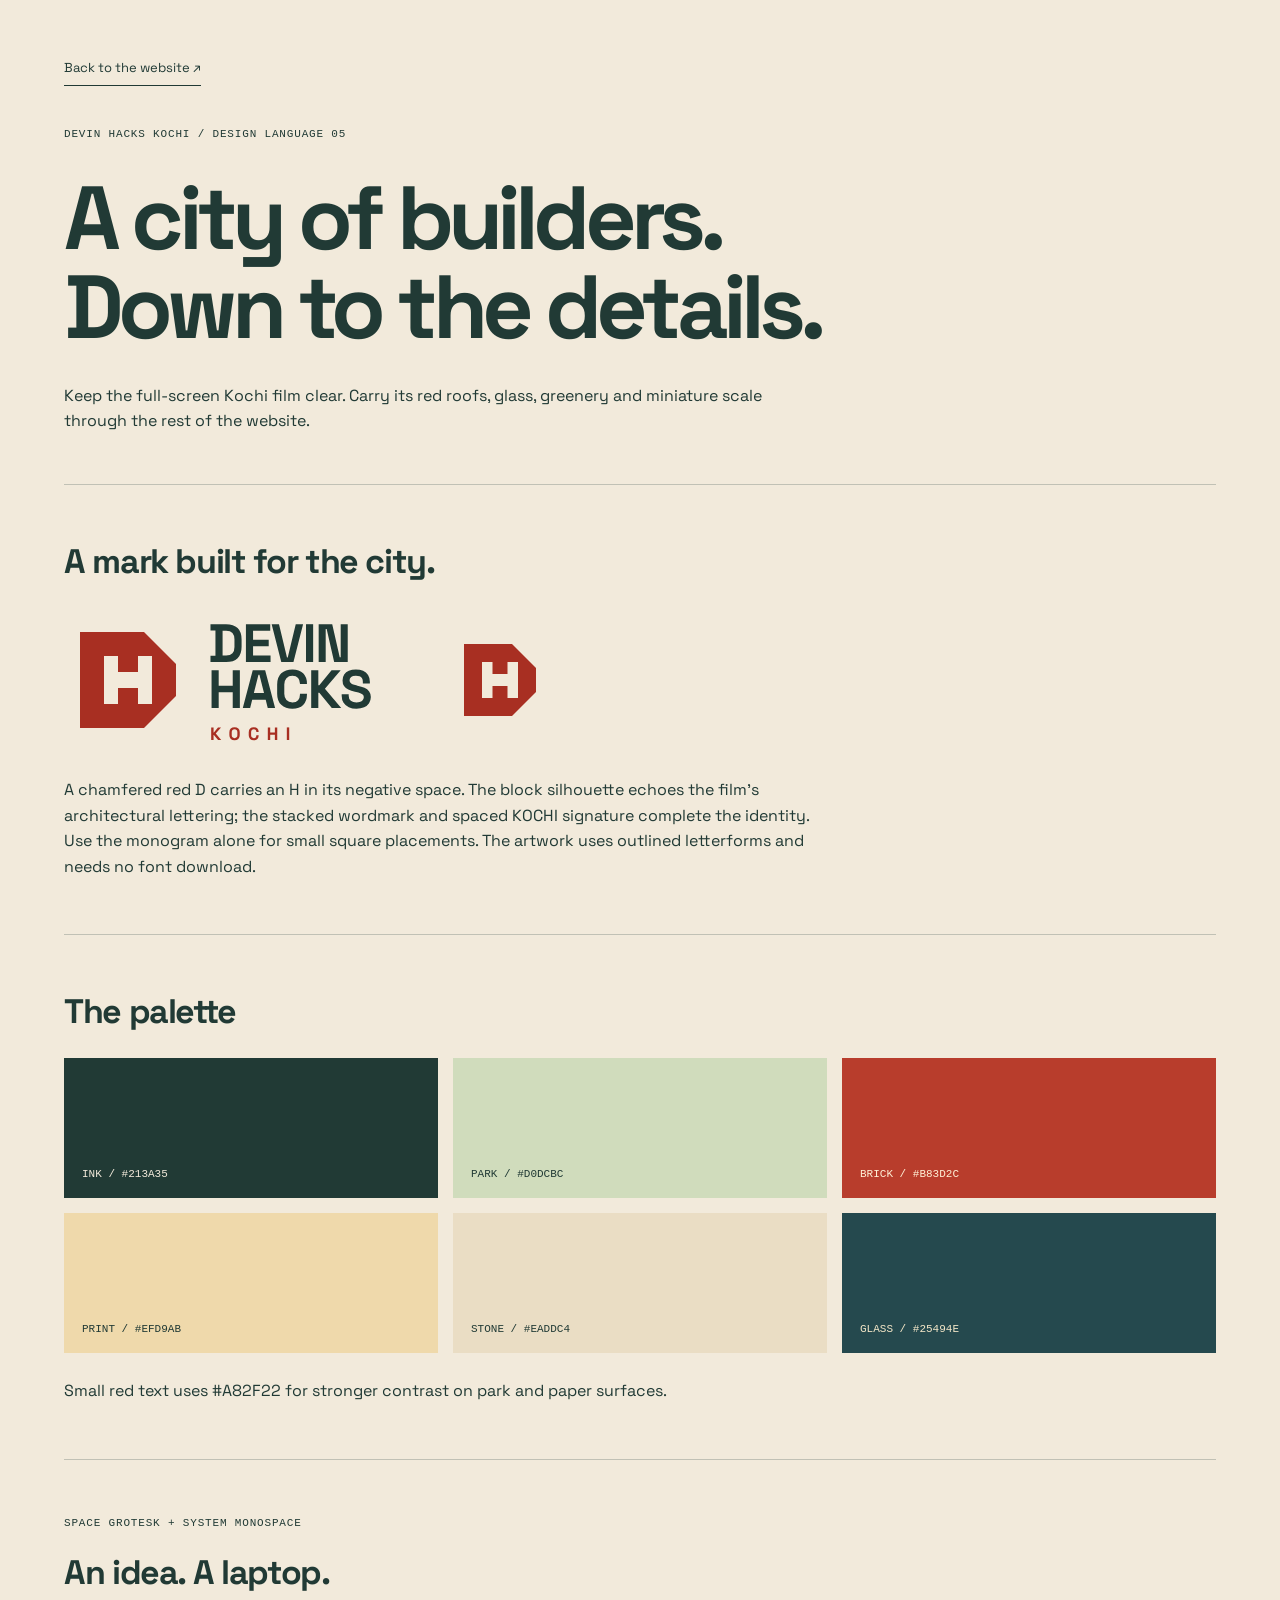
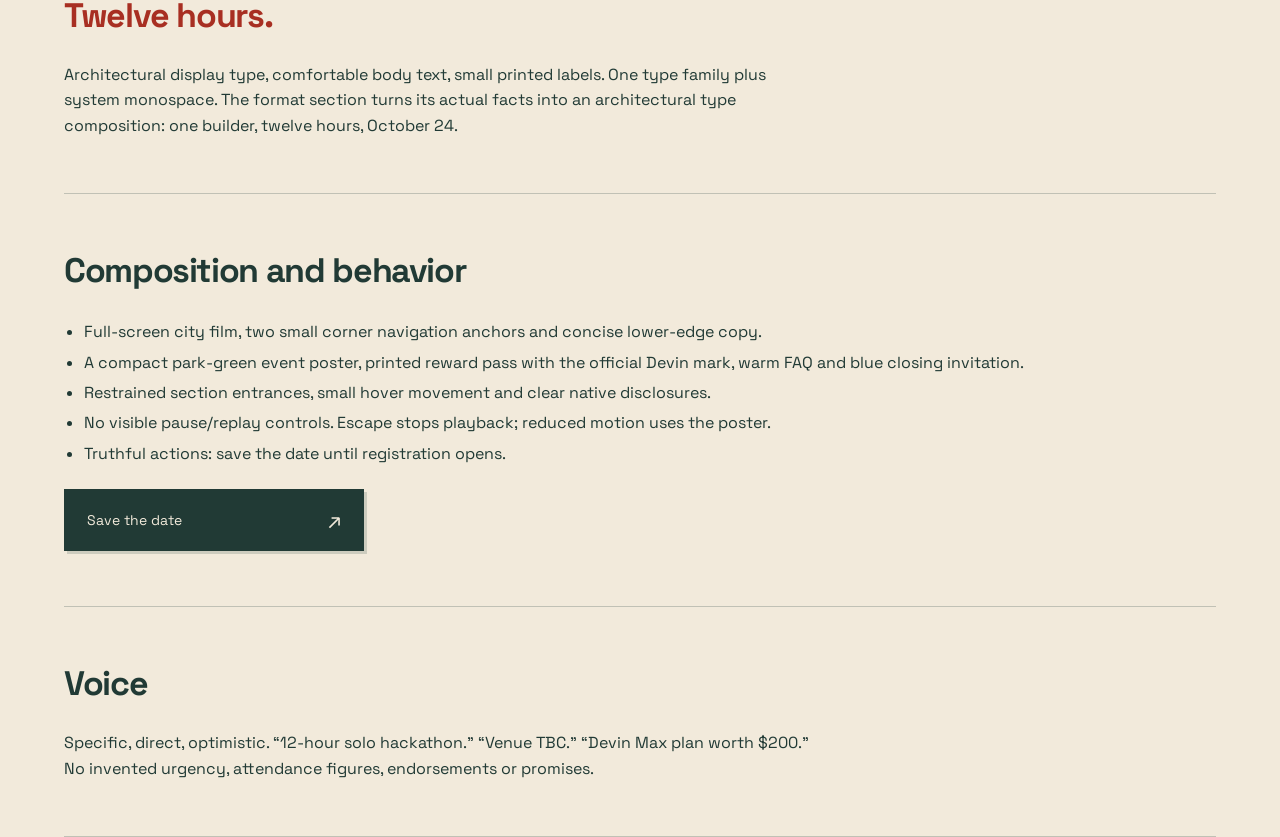
<file: design-guide.html>
<!doctype html><html lang="en"><head><meta charset="utf-8"><meta name="viewport" content="width=device-width,initial-scale=1"><title>Devin Hacks Kochi — Design language</title><link rel="stylesheet" href="styles.css?v=dh3"><style>.guide{max-width:1300px;margin:auto}.guide header{padding:50px 0;border-bottom:1px solid var(--line)}.guide h1{font-size:clamp(48px,7vw,90px);letter-spacing:-.065em;line-height:1;margin:30px 0}.guide h2{font-size:34px;letter-spacing:-.04em;margin-bottom:25px}.guide section{padding:55px 0;border-bottom:1px solid var(--line)}.swatches{display:grid;grid-template-columns:repeat(3,1fr);gap:15px}.swatch{height:140px;padding:18px;display:flex;align-items:flex-end;font:11px var(--mono)}.guide p{max-width:760px;line-height:1.6}.sample{font-size:clamp(35px,5vw,65px);letter-spacing:-.055em}.guide .eyebrow{margin-bottom:18px}.guide .button{max-width:300px}.guide ul{line-height:1.9;padding-left:20px}.guide-art{max-width:740px;background:var(--sage);margin-top:25px}.guide-art img{mix-blend-mode:multiply}@media(max-width:600px){.swatches{grid-template-columns:1fr 1fr}.swatch{height:120px}}</style><link rel="icon" href="assets/favicon.svg?v=dh1" type="image/svg+xml"></head><body><main class="guide shell"><header><a class="inline-link" href="index.html">Back to the website ↗</a><p class="eyebrow" style="margin-top:40px">DEVIN HACKS KOCHI / DESIGN LANGUAGE 05</p><h1>A city of builders.<br>Down to the details.</h1><p>Keep the full-screen Kochi film clear. Carry its red roofs, glass, greenery and miniature scale through the rest of the website.</p></header><section><h2>A mark built for the city.</h2><div style="display:flex;flex-wrap:wrap;gap:40px;align-items:center;margin:25px 0"><img src="assets/devin-hacks-logo.svg" width="348" height="144" alt="Devin Hacks Kochi logo"><img src="assets/devin-hacks-mark.svg" width="96" height="96" alt="DH monogram"></div><p>A chamfered red D carries an H in its negative space. The block silhouette echoes the film’s architectural lettering; the stacked wordmark and spaced KOCHI signature complete the identity. Use the monogram alone for small square placements. The artwork uses outlined letterforms and needs no font download.</p></section><section><h2>The palette</h2><div class="swatches"><div class="swatch" style="background:#213a35;color:#f2eadb">INK / #213A35</div><div class="swatch" style="background:#d0dcbc">PARK / #D0DCBC</div><div class="swatch" style="background:#b83d2c;color:#fff1d7">BRICK / #B83D2C</div><div class="swatch" style="background:#efd9ab">PRINT / #EFD9AB</div><div class="swatch" style="background:#eaddc4">STONE / #EADDC4</div><div class="swatch" style="background:#25494e;color:#f4e7c8">GLASS / #25494E</div></div><p style="margin-top:25px">Small red text uses #A82F22 for stronger contrast on park and paper surfaces.</p></section><section><p class="eyebrow">SPACE GROTESK + SYSTEM MONOSPACE</p><h2 class="sample">An idea. A laptop.<br><span class="accent">Twelve hours.</span></h2><p>Architectural display type, comfortable body text, small printed labels. One type family plus system monospace. The format section turns its actual facts into an architectural type composition: one builder, twelve hours, October 24.</p></section><section><h2>Composition and behavior</h2><ul><li>Full-screen city film, two small corner navigation anchors and concise lower-edge copy.</li><li>A compact park-green event poster, printed reward pass with the official Devin mark, warm FAQ and blue closing invitation.</li><li>Restrained section entrances, small hover movement and clear native disclosures.</li><li>No visible pause/replay controls. Escape stops playback; reduced motion uses the poster.</li><li>Truthful actions: save the date until registration opens.</li></ul><a class="button" href="index.html#join">Save the date <span aria-hidden="true">↗</span></a></section><section><h2>Voice</h2><p>Specific, direct, optimistic. “12-hour solo hackathon.” “Venue TBC.” “Devin Max plan worth $200.” No invented urgency, attendance figures, endorsements or promises.</p></section></main></body></html>
</file>
<file: styles.css>
@font-face{font-family:Space;src:url('assets/space-grotesk.ttf') format('truetype');font-weight:300 700;font-display:swap}
:root{--paper:#f2eadb;--ink:#213a35;--accent:#a82f22;--red:#cb442e;--sage:#d0dcbc;--muted:#526052;--line:#213a353b;--mono:ui-monospace,SFMono-Regular,Consolas,monospace;--gutter:clamp(22px,5vw,88px)}
*{box-sizing:border-box}html{scroll-behavior:smooth;scroll-padding-top:0;background:#438e9c;overscroll-behavior-y:none}body{margin:0;overscroll-behavior-y:none;background:var(--paper);color:var(--ink);font-family:Space,Arial,sans-serif;-webkit-font-smoothing:antialiased}h1,h2,h3,p,figure,dl,dd{margin:0}a{color:inherit;text-decoration:none}button{font:inherit;color:inherit;border:0;cursor:pointer}a,button,summary{-webkit-tap-highlight-color:transparent}a:focus-visible,button:focus-visible,summary:focus-visible{outline:3px solid var(--accent);outline-offset:5px}img{display:block;max-width:100%}::selection{background:#e1af58;color:#213a35}.shell{padding-inline:var(--gutter)}.section-space{padding-block:100px}.eyebrow{font:11px/1.5 var(--mono);letter-spacing:.075em}.accent{color:var(--accent)}.sr-only,.skip-link:not(:focus){position:absolute;width:1px;height:1px;margin:-1px;overflow:hidden;clip:rect(0,0,0,0);white-space:nowrap}.skip-link:focus{position:fixed;top:12px;left:12px;z-index:100;background:var(--paper);padding:16px}
/* Two small corner anchors, never a strip or blur over the city. */
.site-header{position:absolute;z-index:30;left:0;right:0;top:22px;display:flex;align-items:flex-start;justify-content:space-between;padding-inline:var(--gutter);pointer-events:none;background:none;border:0}.site-header.is-scrolled{position:fixed;top:16px}.site-header>*{pointer-events:auto}.brand{display:flex;align-items:center;gap:14px;padding:9px 15px 10px 10px;background:#f2eadb;box-shadow:3px 3px 0 #213a3530}.menu-toggle{display:flex;align-items:center;gap:24px;min-height:54px;padding:0 16px;background:var(--paper);box-shadow:3px 3px 0 #213a3530;font-size:12px}.menu-glyph{font-size:24px;font-weight:300;transition:transform .2s}.menu-toggle[aria-expanded=true] .menu-glyph{transform:rotate(45deg)}.mobile-nav[hidden]{display:none}.mobile-nav:not([hidden]){display:flex;position:absolute;top:68px;right:var(--gutter);width:min(355px,calc(100vw - 44px));flex-direction:column;padding:15px 25px 24px;background:var(--paper);box-shadow:7px 7px 0 #213a3525;border-top:4px solid var(--accent)}.mobile-nav>a{display:flex;align-items:center;justify-content:space-between;gap:20px;padding:20px 0;border-bottom:1px solid var(--line);font-size:23px;letter-spacing:-.04em}.mobile-nav>a>span{font:10px var(--mono)}.mobile-nav>a:hover{color:var(--accent)}
.hero{position:relative;height:100svh;min-height:620px;overflow:hidden;background:#d3dfcd}.film-stage,.hero-poster,#city-film{position:absolute;inset:0;width:100%;height:100%}.hero-poster img,#city-film{width:100%;height:100%;object-fit:cover;object-position:center}.hero-poster img{height:100%}#city-film{opacity:0}.has-video #city-film{opacity:1}.hero-shade{position:absolute;inset:0;pointer-events:none;background:linear-gradient(180deg,transparent 0%,transparent 65%,rgba(242,234,219,.94) 85%,#f2eadb 100%)}.hero-bottom{position:absolute;left:var(--gutter);right:var(--gutter);bottom:55px;display:flex;justify-content:space-between;align-items:flex-end;gap:35px}.hero-copy>.eyebrow{font-size:10px;margin-bottom:12px}.hero-headline{font-size:clamp(42px,4.5vw,68px);line-height:1.02;letter-spacing:-.065em;font-weight:500}.hero-invitation{width:310px;flex-shrink:0}.hero-invitation>p{font-size:15px;line-height:1.65}.hero-invitation>p>span{font-size:12px;color:#465348}.button{display:flex;align-items:center;justify-content:space-between;gap:32px;min-height:56px;padding:17px 23px;margin-top:20px;background:var(--ink);color:var(--paper);font-size:14px;box-shadow:3px 3px 0 #213a352c;transition:transform .2s,box-shadow .2s}.button>span{font-size:22px}.button:hover{transform:translate(-2px,-2px);box-shadow:5px 5px 0 #213a3545}.hero-action{background:var(--accent);color:#fff9ed;margin-top:15px}.hero-scroll{position:absolute;left:var(--gutter);bottom:16px;display:flex;align-items:center;gap:22px;font:9px var(--mono)}.hero-scroll>span{font-size:16px}.inline-link{display:inline-flex;align-items:center;justify-content:space-between;gap:25px;padding:9px 0;border-bottom:1px solid currentColor;font-size:13px}
.section-label{display:flex;justify-content:space-between;align-items:center;gap:25px;margin-bottom:45px}.section-label>.eyebrow:first-child{display:flex;align-items:center;gap:12px}.section-label>.eyebrow:first-child:before{content:'';width:7px;height:7px;background:var(--accent)}.display{font-size:clamp(44px,5.1vw,76px);font-weight:500;line-height:1.03;letter-spacing:-.065em}
/* The event facts are the poster: no detached illustration. */
.about{background:var(--sage);position:relative;border-top:1px solid #8eaa75}
.format-intro{display:flex;justify-content:space-between;align-items:flex-end;gap:60px}.format-intro .display{font-size:clamp(42px,4.8vw,74px)}.format-intro>p{font-size:17px;line-height:1.65;max-width:340px;color:#43553f;padding-bottom:4px}
.format-board{display:grid;grid-template-columns:repeat(3,1fr);margin-top:55px;border-top:1px solid #213a3560;border-bottom:1px solid #213a3560}.format-column{padding:24px 30px 34px 0;position:relative}.format-column+div{border-left:1px solid #213a3540;padding-left:40px}.format-column dt{font:10px var(--mono);letter-spacing:.07em}.format-number{display:block;font-size:clamp(100px,12vw,188px);font-weight:600;line-height:1;letter-spacing:-.065em;color:var(--accent);margin:30px 0 28px;text-shadow:1px 1px #d0dcbc,2px 2px #d0dcbc,3px 3px #a82f2260,4px 4px #a82f2260}.number-dot{font-size:.65em}.number-unit{font-size:.29em;letter-spacing:-.06em;margin-left:8px;text-shadow:none}.format-date .number-unit{writing-mode:vertical-rl;font:600 .22em/1 var(--mono);letter-spacing:.025em;text-transform:uppercase;margin-left:10px;transform:rotate(180deg)}.format-column strong{display:block;font-size:27px;line-height:1.2;letter-spacing:-.04em;font-weight:500}.format-column dd p{font-size:14px;line-height:1.6;color:#43553f;margin-top:12px}.format-logistics{display:flex;justify-content:space-between;gap:30px;align-items:center;padding-top:30px}.format-logistics>p{display:flex;flex-direction:column;gap:10px}.format-logistics strong{display:flex;align-items:center;gap:16px;font-size:18px;font-weight:500}.format-logistics>p>span:last-child{font-size:12px;color:#43553f}.venue-tag{font:9px var(--mono);border:1px solid #213a3555;padding:5px 7px}.format-logistics>div{min-width:230px}.format-logistics .inline-link{display:flex;font-size:15px;margin-top:8px}.format-logistics .eyebrow{font-size:9px}
/* The reward is presented as a printed builder's pass. */
.rewards{position:relative;background:#b83d2c;color:#fff1d7;overflow:hidden}.rewards:after{content:'';position:absolute;left:-2%;bottom:0;width:104%;height:10px;background:repeating-linear-gradient(90deg,#8c2e24 0,#8c2e24 52px,transparent 52px,transparent 58px)}.rewards .section-label>.eyebrow:first-child:before{background:#edc891}.rewards .section-label{color:#ffdfb6}.reward-layout{display:grid;grid-template-columns:1fr 1fr;gap:10%;align-items:center}.rewards .display{font-size:clamp(44px,4.8vw,72px)}.reward-description{font-size:18px;line-height:1.65;margin-top:28px;max-width:400px}.reward-description strong{font-weight:600}.fine-print{font:10px/1.7 var(--mono);color:#ffe6c6;margin-top:22px;max-width:330px}.reward-poster{background:#efd9ab;color:#253e39;padding:26px 30px 25px;box-shadow:12px 12px 0 #842d2460;transform:rotate(-2deg);position:relative;border:1px solid #ffedcc}.reward-poster:before,.reward-poster:after{content:'';width:20px;height:20px;border-radius:50%;position:absolute;top:65%;background:#b83d2c}.reward-poster:before{left:-11px}.reward-poster:after{right:-11px}.reward-poster-top{display:flex;justify-content:space-between;gap:20px;font:9px var(--mono);letter-spacing:.06em;border-bottom:1px solid #253e3955;padding-bottom:18px}.max-word{font-size:21px;font-weight:600;letter-spacing:.02em;line-height:1;margin:25px 0 17px}.max-word>span{display:block;font-size:clamp(85px,10vw,145px);font-weight:700;line-height:.88;letter-spacing:-.08em;color:#b83d2c;text-shadow:1px 1px #a52e20,2px 2px #a52e20,3px 3px #a52e20,4px 4px #a52e20,5px 5px #a52e20;margin-top:8px}.reward-value{display:flex;align-items:baseline;gap:15px;font-size:40px;letter-spacing:-.05em;border-top:1px dashed #253e3970;padding-top:16px;margin-top:22px}.reward-value>span{font:11px var(--mono);letter-spacing:0}.reward-ranks{display:flex;justify-content:space-between;margin-top:22px;padding-top:17px;border-top:1px solid #253e3955}.reward-ranks>span{font:17px var(--mono)}.reward-poster>p:last-child{font:8px/1.5 var(--mono);letter-spacing:.045em;margin-top:16px}
.faq-section{background:#eaddc4;position:relative}.faq-layout{display:grid;grid-template-columns:.85fr 1.15fr;gap:8%}.faq-heading{position:sticky;top:115px;align-self:start}.faq-heading>.eyebrow{padding-left:14px;border-left:5px solid var(--accent)}.faq-heading .display{margin:30px 0 24px}.faq-heading>p:last-child{font-size:15px;line-height:1.6;color:#526052}.faq-list{counter-reset:question}.faq-list details{border-top:1px solid #8e947e80;counter-increment:question}.faq-list details:last-child{border-bottom:1px solid #8e947e80}.faq-list summary{display:flex;align-items:center;gap:18px;min-height:84px;padding:23px 0;font-size:17px;font-weight:500;letter-spacing:-.025em;cursor:pointer;list-style:none}.faq-list summary:before{content:'0' counter(question);font:9px var(--mono);color:#6b705e}.faq-list summary::-webkit-details-marker{display:none}.faq-list summary>span{margin-left:auto;flex-shrink:0;font:24px var(--mono);transition:transform .2s}.faq-list details[open] summary>span:last-child{transform:rotate(45deg)}.faq-list summary:hover{color:var(--accent)}.faq-answer{padding:0 32px 26px 32px;color:#4d594a;font-size:15px;line-height:1.7}.faq-answer .inline-link{margin-top:12px;color:var(--ink)}.faq-list details[open] .faq-answer{animation:answer .22s ease-out}@keyframes answer{from{opacity:0;transform:translateY(-4px)}to{opacity:1;transform:none}}
/* Blueprint-like close, using the blue glass and water colors of the film. */
.join{position:relative;background-color:#25494e;background-image:linear-gradient(#eef1d508 1px,transparent 1px),linear-gradient(90deg,#eef1d508 1px,transparent 1px);background-size:44px 44px;color:#f4e7c8;padding-block:55px 80px;overflow:hidden}.join:after{content:'';position:absolute;width:410px;height:410px;border:1px solid #bbd0b122;transform:rotate(-35deg);right:19%;top:-190px;pointer-events:none;box-shadow:22px 22px 0 -21px #bbd0b122,44px 44px 0 -43px #bbd0b122}.join .section-label{color:#d7ddc3}.join .section-label>.eyebrow:first-child:before{background:#eea963}.join-layout{display:flex;justify-content:space-between;align-items:center;gap:50px;position:relative;z-index:1}.join-prelude{font:11px var(--mono);letter-spacing:.14em;margin-bottom:25px;color:#e7b983}.join-date{font-size:clamp(100px,15vw,220px);letter-spacing:-.085em;line-height:.85;text-shadow:1px 1px #b36543,2px 2px #b36543,3px 3px #b36543,4px 4px #b36543,5px 5px #b36543,6px 6px #b36543}.join-date>span{font:12px var(--mono);text-shadow:none;letter-spacing:0;margin-left:22px}.join h2{font-size:clamp(30px,3.5vw,50px);font-weight:500;line-height:1.15;letter-spacing:-.05em;margin-top:30px}.join-action{max-width:310px;flex-shrink:0}.join-action>p:first-child{font-size:15px;line-height:1.7}.join .button{background:#f0d2a0;color:#203d37;box-shadow:4px 4px 0 #102d31;margin-top:25px}.calendar-note{font:10px/1.6 var(--mono);color:#d7ddc3;margin-top:17px}.join a:focus-visible{outline-color:#f0d2a0}.site-footer{background:#1b383d;color:#e9debf;padding-block:32px;display:flex;justify-content:space-between;gap:30px}.footer-wordmark{display:flex;align-self:start;gap:25px;font-size:20px;font-weight:600;letter-spacing:-.035em}.footer-wordmark>span{color:#efaa76}.site-footer>div{display:flex;flex-direction:column;gap:8px;font:9px/1.5 var(--mono);color:#c6cbb5;text-align:right}.site-footer a:hover{text-decoration:underline}
.motion-ready .reveal{opacity:0;translate:0 20px;transition:opacity .6s,translate .6s cubic-bezier(.2,.7,.2,1)}.motion-ready .reveal.is-visible{opacity:1;translate:0 0}
@media(max-width:1050px){.section-space{padding-block:80px}.about-layout,.format-layout,.reward-layout{gap:6%}.display{font-size:52px}.hero-headline{font-size:49px}.hero-invitation{width:280px}.reward-poster{padding:22px 24px}.rewards .display{font-size:51px}.join-date{font-size:130px}.join-action{max-width:260px}}
@media(max-width:760px){.site-header{top:17px}.site-header.is-scrolled{top:12px}.brand{padding:7px 11px 8px 8px;gap:10px}.menu-toggle{min-height:48px;font-size:11px;gap:18px;padding-inline:13px}.mobile-nav:not([hidden]){top:62px}.section-space{padding-block:62px}.section-label{margin-bottom:32px}.eyebrow{font-size:9px}.section-label>.eyebrow:last-child{font-size:8px}.hero-headline{font-size:40px}.hero-copy>.eyebrow{font-size:8px}.hero-invitation{width:230px}.hero-invitation>p{font-size:13px}.hero-invitation>p>span{font-size:10px}.hero-action{font-size:12px;padding:14px 17px;min-height:48px}.about-layout{grid-template-columns:1fr;gap:28px}.about-copy{max-width:510px}.about-copy .lead{max-width:none;font-size:23px;margin-bottom:13px}.about-copy>p:last-child{max-width:none;font-size:15px}.format-layout{grid-template-columns:1fr;gap:36px;margin-top:35px}.event-facts{display:grid;grid-template-columns:1fr 1fr;column-gap:28px}.event-facts>div:nth-child(2){border-top:1px solid #65804e55}.event-facts dd{font-size:25px}.event-facts small{font-size:11px}.reward-layout{grid-template-columns:1fr;gap:40px}.rewards .display{font-size:52px}.reward-description{font-size:17px;max-width:480px;margin-top:22px}.fine-print{max-width:450px}.reward-poster{max-width:540px;width:94%;margin-inline:auto;transform:rotate(-1.5deg);padding:26px 30px}.max-word>span{font-size:125px}.max-word{font-size:23px}.reward-value{font-size:42px}.faq-layout{grid-template-columns:1fr;gap:32px}.faq-heading{position:static}.faq-heading .display{font-size:49px;margin:22px 0}.faq-heading .display br{display:none}.faq-heading .accent{margin-left:.1em}.faq-heading>p:last-child br{display:none}.faq-list summary{font-size:16px;min-height:80px}.join{padding-block:45px 60px}.join-layout{flex-direction:column;align-items:flex-start;gap:38px}.join-action{max-width:440px;width:100%}.join-date{font-size:clamp(110px,20vw,160px)}.join h2{font-size:37px;margin-top:25px}.join-prelude{margin-bottom:20px}.join .button{margin-top:20px}.calendar-note br{display:none}.site-footer{flex-direction:column;gap:25px}.site-footer>div{text-align:left}.footer-wordmark{font-size:22px}}
@media(max-width:540px){.hero{min-height:620px}.hero-shade{background:linear-gradient(180deg,transparent 0%,transparent 58%,rgba(242,234,219,.95) 79%,#f2eadb 100%)}.hero-bottom{flex-direction:column;align-items:stretch;gap:14px;bottom:47px}.hero-headline{font-size:37px}.hero-copy>.eyebrow{margin-bottom:8px}.hero-invitation{width:auto}.hero-invitation>p{font-size:12px;line-height:1.5}.hero-invitation>p br{display:none}.hero-invitation>p>span{display:block;font-size:11px}.hero-action{margin-top:12px;min-height:49px;font-size:13px}.hero-scroll{bottom:14px;font-size:8px}.display{font-size:43px}.section-label>.eyebrow:last-child{display:none}.district-label{font-size:8px}.duration-art figcaption{font-size:7px;gap:10px}.format-layout{margin-top:30px}.event-facts{gap:0 20px}.event-facts>div{padding-left:22px}.event-facts>div:before{font-size:7px}.event-facts dd{font-size:22px}.event-facts dt{font-size:9px}.event-facts small{font-size:10px}.rewards .display{font-size:44px}.reward-description br{display:none}.reward-poster{padding:22px 23px;width:95%}.max-word>span{font-size:104px}.reward-poster-top{font-size:8px}.reward-value{font-size:36px}.reward-ranks>span{font-size:15px}.reward-poster>p:last-child{font-size:7px}.faq-heading .display{font-size:40px}.faq-answer{font-size:14px;padding-left:28px;padding-right:10px}.faq-list summary{gap:12px;font-size:15px}.join-date{font-size:98px}.join-date>span{font-size:10px;margin-left:15px}.join h2{font-size:32px}.join-prelude{font-size:9px}.footer-wordmark{font-size:20px}}
@media(max-width:540px) and (max-height:740px){.hero-headline{font-size:31px}.hero-bottom{gap:10px;bottom:43px}.hero-copy>.eyebrow{font-size:7px;margin-bottom:6px}.hero-invitation>p{font-size:11px}.hero-invitation>p>span{font-size:10px}.hero-action{min-height:46px;margin-top:9px}.hero-shade{background:linear-gradient(180deg,transparent 0%,transparent 56%,rgba(242,234,219,.95) 77%,#f2eadb 100%)}}
@media(max-width:360px){.display{font-size:38px}.rewards .display{font-size:40px}.max-word>span{font-size:88px}.event-facts dd{font-size:20px}.event-facts small{font-size:10px}.join-date{font-size:86px}.join-date>span{margin-left:10px}.faq-heading .display{font-size:36px}.footer-wordmark{font-size:18px}}
@media(prefers-reduced-motion:reduce){html{scroll-behavior:auto}*,*::before,*::after{animation:none!important;transition:none!important}.motion-ready .reveal{opacity:1;translate:none}.button:hover,.duration-art:hover img{transform:none}}

.event-facts>div:before,.faq-list summary:before{content:none}.fact-index{position:absolute;top:25px;left:0;font:8px var(--mono);color:#556547}.faq-list summary>.question-index{margin:0;flex-shrink:0;font:9px var(--mono);color:#6b705e;transform:none}.faq-list summary>span:last-child{margin-left:auto}
@media(max-width:760px){.section-space{padding-top:82px}.join{padding-top:82px}}

/* A balanced product identity fills the pass without filler artwork. */
.reward-identity{display:grid;grid-template-columns:minmax(0,1fr) .43fr;gap:10px;align-items:center}.devin-mark{width:100%;height:auto;margin-top:26px}.max-word>span{font-size:clamp(85px,8.2vw,135px)}.reward-poster{max-width:540px;width:100%;justify-self:end}.reward-value{margin-top:8px}.reward-poster .max-word{margin-bottom:17px}
@media(min-width:1600px){.about .section-label,.format-intro,.format-board,.format-logistics{max-width:1500px;margin-inline:auto}.format-number{font-size:188px}.reward-layout{grid-template-columns:1fr 1fr;gap:8%}.reward-poster{max-width:660px}.max-word>span{font-size:160px}}
@media(max-width:1050px){.format-intro{gap:35px}.format-intro>p{font-size:15px;max-width:260px}.format-column+div{padding-left:27px}.format-column{padding-right:20px}.format-column strong{font-size:24px}.format-number{font-size:clamp(95px,12vw,140px)}.reward-identity{grid-template-columns:minmax(0,1fr) .42fr}.max-word>span{font-size:clamp(67px,8.2vw,100px)}}
@media(max-width:760px){.format-intro{display:block}.format-intro>p{max-width:430px;margin-top:23px;font-size:16px}.desktop-break{display:none}.format-board{margin-top:35px}.format-column{padding:22px 14px 25px 0}.format-column+div{padding-left:20px}.format-number{font-size:clamp(65px,14vw,104px);margin-block:24px}.format-column dt{font-size:8px}.format-column strong{font-size:20px}.format-column dd p{font-size:12px}.format-date .number-unit{font-size:.22em;margin-left:6px}.format-logistics{align-items:flex-start;gap:30px;flex-wrap:wrap}.format-logistics>div{min-width:230px}.reward-poster{justify-self:center;width:95%}.max-word>span{font-size:clamp(85px,17vw,145px)}.devin-mark{margin-top:25px}}
@media(max-width:540px){.format-intro .display{font-size:40px}.format-intro>p{font-size:15px}.format-board{grid-template-columns:1fr}.format-column,.format-column+div{padding:25px 0;border-left:0;border-bottom:1px solid #213a3540}.format-column:last-child{border-bottom:0}.format-column dt{font-size:9px;margin-bottom:12px}.format-column dd{display:grid;grid-template-columns:43% 1fr;grid-template-rows:auto auto;column-gap:12px;align-items:center}.format-number{grid-row:1/3;font-size:91px;margin:0;align-self:center}.format-column strong{font-size:23px;align-self:end}.format-column dd p{font-size:12px;margin-top:7px;align-self:start}.format-logistics{padding-top:25px}.format-logistics>div{width:100%}.format-logistics strong{font-size:17px}.reward-identity{grid-template-columns:minmax(0,1fr) .45fr;gap:5px}.max-word>span{font-size:clamp(78px,20vw,108px)}.reward-poster{padding:22px}.reward-value>span{font-size:10px}}
@media(max-width:360px){.format-intro .display{font-size:34px}.format-column dd{grid-template-columns:42% 1fr}.format-number{font-size:79px}.format-column strong{font-size:21px}.format-column dd p{font-size:11px}.max-word>span{font-size:69px}.reward-poster{padding:19px}.reward-value{gap:10px}}

/* Outlined architectural DH identity; the movie remains the dominant visual. */
.brand{padding:5px 12px 6px 7px;gap:0}.brand img{width:145px;height:60px;max-width:none}.footer-wordmark img{width:174px;height:72px}.brand:hover img{opacity:.85}@media(max-width:760px){.brand{padding:4px 9px 5px 5px}.brand img{width:126px;height:auto}}
/* One aligned mobile navigation bar, without blur over the city. */
@media(max-width:760px){
 .site-header,.site-header.is-scrolled{left:16px;right:16px;top:12px;min-height:64px;padding:7px 12px;align-items:center;background:var(--paper);border-bottom:2px solid var(--accent);box-shadow:0 3px 0 #213a3520;pointer-events:auto}
 .brand{padding:0;background:transparent;box-shadow:none}
 .brand img{width:116px;height:48px}
 .menu-toggle{background:transparent;box-shadow:none;min-height:44px;padding:0 4px 0 17px;border-left:1px solid var(--line);gap:12px;font-size:11px}
 .mobile-nav:not([hidden]){top:calc(100% + 8px);right:0;width:100%;padding:6px 20px 16px;box-shadow:0 4px 0 #213a3520}
 .mobile-nav>a{font-size:22px;padding-block:16px}
}
@media(max-width:760px){html{scroll-padding-top:90px}.menu-toggle{width:98px;justify-content:space-between;gap:0}}

/* A single arcade lane closes the city story. */
.site-footer{display:block;padding:0;background:#213a35}
.arcade-track{height:180px;position:relative;overflow:hidden;border-top:1px solid #d7ddc326}
.arcade-track:before,.arcade-track:after{content:"";position:absolute;left:0;right:0;height:1px;background:#d7ddc32c;pointer-events:none}
.arcade-track:before{top:calc(50% - 46px)}.arcade-track:after{top:calc(50% + 46px)}
#footer-arcade{display:block;width:100%;height:100%}
.site-footer .footer-meta{display:flex;flex-direction:row;justify-content:space-between;align-items:center;gap:30px;padding-top:20px;padding-bottom:32px;border-top:1px solid #d7ddc326}
.footer-meta .footer-wordmark img{width:130px;height:auto}
.footer-credits{text-align:right;font-size:10px;line-height:1.9;color:#d7ddc3}
@media(max-width:540px){.arcade-track{height:140px}.arcade-track:before{top:calc(50% - 36px)}.arcade-track:after{top:calc(50% + 36px)}.site-footer .footer-meta{align-items:flex-start;flex-direction:column;gap:20px;padding-bottom:28px}.footer-credits{text-align:left;font-size:9px}}

/* Classic arcade silhouette against a quiet star field. */
.site-footer{background:#05050d}
.arcade-track{border:0}
.arcade-track:before,.arcade-track:after{display:none}
.site-footer .footer-meta{border:0}

/* Pixel arcade scene: a clear gameplay lane, electric-blue maze and stars. */
.site-footer{background-color:#040611;background-image:radial-gradient(circle at 20% 30%,#c7d8ff 0 1px,transparent 1.3px),radial-gradient(circle at 75% 65%,#6179aa 0 1px,transparent 1.3px),radial-gradient(ellipse at 50% 0%,#11132c88,transparent 75%);background-size:157px 113px,109px 137px,100% 100%}
.arcade-track{height:228px}
.arcade-hud{position:absolute;top:18px;left:var(--gutter);right:var(--gutter);display:flex;justify-content:space-between;gap:20px;font:700 14px/1.4 var(--mono);letter-spacing:1px;color:#fff0d2}
.arcade-hud b{color:#ffff00;margin-left:7px}
.arcade-lives{color:#ffff00;font-style:normal;letter-spacing:5px;margin-left:25px}
#footer-arcade{image-rendering:pixelated}
@media(max-width:540px){.arcade-track{height:208px}.arcade-hud{font-size:10px;letter-spacing:.5px;top:17px}.arcade-lives{display:none}.site-footer .footer-meta{padding-top:5px}}

.arcade-lives{display:inline-flex;gap:7px;align-items:center;font-size:0;vertical-align:middle}.arcade-lives:before,.arcade-lives:after{content:"";width:12px;height:12px;background:#ffff00;clip-path:polygon(100% 0,100% 23%,52% 50%,100% 77%,100% 100%,0 100%,0 0);border-radius:50%}@media(max-width:540px){.arcade-lives{display:none}}

/* A city-wide invitation: cream typography and a compact event ticket. */
.hero{color:#fff5df;background:#173f48}
.hero-shade{background:linear-gradient(0deg,rgba(8,37,45,.95) 0%,rgba(8,37,45,.74) 14%,rgba(8,37,45,.20) 34%,transparent 52%)}
.hero-bottom{bottom:77px;gap:40px;align-items:flex-end}
.hero-copy>.eyebrow{color:#f0dfbc;letter-spacing:.14em;margin-bottom:16px}
.hero-headline{font-size:clamp(44px,4.7vw,76px);font-weight:600;letter-spacing:-.055em;line-height:1.02;text-shadow:0 2px 18px #08252d30}
.hero-description{font:11px/1.6 var(--mono);text-transform:uppercase;letter-spacing:.16em;margin-top:18px;color:#e9eadf}
.hero-invitation{width:clamp(350px,35vw,520px)}
.hero-ticket{display:grid;grid-template-columns:1.15fr 1fr;position:relative;transform:rotate(-2deg);filter:drop-shadow(0 6px 10px #031e2930);transition:transform .2s}
.hero-ticket:hover{transform:rotate(0deg) translateY(-3px)}
.ticket-details{padding:19px 21px;background:#f2eadb;color:#213a35;border-radius:7px 0 0 7px}
.ticket-label{font:9px var(--mono);letter-spacing:.1em;padding-bottom:14px;border-bottom:1px solid #213a352b;white-space:nowrap}
.ticket-facts{display:flex;align-items:flex-end;justify-content:space-between;gap:16px;margin-top:14px}
.ticket-date{font-size:23px;font-weight:600;line-height:1.05;letter-spacing:-.04em;white-space:nowrap}.ticket-date>span{display:block;font-size:18px;margin-top:4px}
.ticket-location{font:8px/1.6 var(--mono);letter-spacing:.05em}.ticket-location>span{display:block;letter-spacing:0;white-space:nowrap;margin-top:4px}
.hero-ticket .hero-action{margin:0;box-shadow:none;border-left:1px dashed #f2eadb88;background:#ad3024;border-radius:0 7px 7px 0;min-height:120px;padding:20px;gap:16px;font-size:15px;font-weight:500;position:relative;color:#fff5df}
.hero-ticket .hero-action:hover{transform:none;background:#96271d;box-shadow:none}
.hero-ticket .hero-action:before,.hero-ticket .hero-action:after{content:'';position:absolute;left:-7px;width:13px;height:7px;background:#133a43;border-radius:0 0 9px 9px;top:0}
.hero-ticket .hero-action:after{top:auto;bottom:0;transform:rotate(180deg)}
.hero-invitation .ticket-note{font:8px/1.5 var(--mono);text-align:right;letter-spacing:.09em;margin-top:18px;color:#e9eadf;text-transform:uppercase}
.hero-scroll{bottom:25px;color:#f2eadb;letter-spacing:.04em}
.hero a:focus-visible{outline-color:#ffe0a0}
.desktop-nav{display:flex;align-items:center;gap:5px;padding:5px;background:#122f36ed;border:1px solid #f2eadb60;border-radius:8px;color:#fff5df;box-shadow:0 3px 12px #08252d14}
.desktop-nav a{font-size:12px;padding:13px 16px;border-radius:4px;transition:background .15s}.desktop-nav a:hover{background:#fff5df16}.desktop-nav .nav-date{border-left:1px solid #f2eadb40;border-radius:0;padding-left:20px;font:10px var(--mono);letter-spacing:.08em}.nav-date span{margin-left:15px;font-size:16px}
@media(min-width:761px){.site-header .menu-toggle{display:none}.site-header .brand{border-radius:8px;box-shadow:none;padding:7px 14px 9px 8px}.site-header.is-scrolled .desktop-nav{box-shadow:0 4px 15px #08252d20}}
@media(min-width:761px) and (max-width:1050px){.hero-invitation{width:350px}.ticket-details{padding:16px}.ticket-location{display:none}.hero-ticket .hero-action{font-size:13px;padding:16px}.hero-headline{font-size:46px}}
@media(max-width:760px){.desktop-nav{display:none}.hero-bottom{bottom:65px;flex-direction:column;align-items:stretch;gap:23px}.hero-copy>.eyebrow{font-size:8px;margin-bottom:12px}.hero-headline{font-size:48px}.hero-description{font-size:9px;margin-top:12px}.hero-invitation{width:min(440px,100%)}.hero-ticket{transform:none;grid-template-columns:1.15fr 1fr}.hero-ticket:hover{transform:none}.ticket-details{padding:13px 16px}.ticket-label{font-size:8px;padding-bottom:10px}.ticket-facts{margin-top:10px;gap:12px}.ticket-date{font-size:21px}.ticket-date>span{font-size:15px}.ticket-location{font-size:7px}.hero-ticket .hero-action{font-size:13px;min-height:108px;padding:16px;gap:12px}.hero-invitation .ticket-note{display:none}.hero-shade{background:linear-gradient(0deg,#092d36 0%,rgba(8,37,45,.9) 17%,rgba(8,37,45,.5) 35%,transparent 59%)}.hero-scroll{bottom:24px;font-size:9px}}
@media(max-width:540px){.hero-headline{font-size:42px}.hero-bottom{gap:20px}.hero-copy>.eyebrow{font-size:7px}.hero-description{font-size:8px}.ticket-details{padding:12px}.ticket-location{display:none}.hero-ticket{grid-template-columns:1fr 1fr}.hero-ticket .hero-action{min-height:99px}.ticket-label{font-size:7px}}
@media(max-width:540px) and (max-height:740px){.hero-bottom{bottom:54px;gap:16px}.hero-headline{font-size:35px}.hero-copy>.eyebrow{margin-bottom:8px}.hero-description{margin-top:9px}.hero-ticket .hero-action{min-height:90px}.ticket-label{padding-bottom:7px}.ticket-facts{margin-top:7px}.hero-scroll{bottom:18px}.hero-shade{background:linear-gradient(0deg,#092d36 0%,rgba(8,37,45,.9) 20%,rgba(8,37,45,.45) 40%,transparent 63%)}}

@media(max-width:1050px){.ticket-location{display:block;font-size:0}.ticket-location>span{font:9px/1.4 var(--mono);margin-top:0}}

/* A transparent voxel prize sits directly on the paper surface. */
.grand-prize{background:var(--paper);padding-block:60px 48px}
.grand-prize>.section-label,.prize-layout,.prize-next{max-width:1180px;margin-inline:auto}
.grand-prize>.section-label{margin-bottom:18px}
.prize-layout{display:grid;grid-template-columns:1fr 1.12fr;align-items:center;gap:40px}
.prize-copy{position:relative;z-index:1;padding-block:12px}
.prize-kicker{display:flex;align-items:center;gap:13px;font:11px/1.5 var(--mono);letter-spacing:.1em;margin-bottom:22px}
.prize-kicker>span{display:grid;place-items:center;width:36px;height:36px;border:1px solid var(--accent);color:var(--accent);font-size:15px}
.prize-copy h2{font-size:clamp(80px,8.8vw,126px);font-weight:500;line-height:.9;letter-spacing:-.065em}
.prize-copy h2 .accent{display:block}
.prize-description{font-size:16px;line-height:1.65;color:var(--muted);margin-top:24px;max-width:350px}
.prize-action{max-width:300px;margin-top:24px;background:var(--accent);color:var(--paper)}
.prize-footnote{font:10px/1.7 var(--mono);letter-spacing:.065em;margin-top:16px;color:var(--muted)}
.prize-art{min-width:0;width:100%;max-width:560px;justify-self:end}
.prize-art img{width:100%;height:auto;aspect-ratio:1}
.prize-next{display:flex;justify-content:space-between;align-items:center;gap:24px;border-top:1px solid var(--line);padding-top:16px;margin-top:22px}
.prize-next>span{font-size:16px;letter-spacing:-.025em}.prize-next .inline-link{font-size:14px}
.calendar-link{margin-top:16px}
@media(min-width:761px){.grand-prize{scroll-margin-top:96px}}
@media(max-width:1050px) and (min-width:761px){.prize-layout{gap:25px}.prize-copy h2{font-size:90px}.prize-description{max-width:280px}.prize-kicker{font-size:10px}}
@media(max-width:760px){.grand-prize{padding-block:42px 36px}.grand-prize>.section-label{margin-bottom:26px}.prize-layout{grid-template-columns:1fr;gap:12px}.prize-copy{padding:0}.prize-copy h2{font-size:clamp(56px,13.5vw,84px);line-height:1}.prize-copy h2 .accent{display:inline}.prize-kicker{margin-bottom:18px}.prize-description{margin-top:16px;max-width:none}.prize-art{max-width:400px;justify-self:center}.prize-next{margin-top:12px;align-items:flex-start;flex-direction:column;gap:4px}.prize-action{max-width:340px;margin-top:20px}.prize-footnote{margin-top:12px}}
@media(prefers-reduced-motion:reduce){.prize-action{transition:none}}

/* The second prize shares the paper surface and alternates the artwork. */
.prize-runner-up{scroll-margin-top:96px;grid-template-columns:1.12fr 1fr;border-top:1px solid var(--line);margin-top:22px;padding-top:30px;gap:64px}
.prize-runner-up .prize-copy{grid-column:2;grid-row:1}
.prize-runner-up .prize-art{grid-column:1;grid-row:1;justify-self:center;max-width:480px}
.prize-runner-up h3{font-size:clamp(54px,5.6vw,80px);font-weight:500;line-height:1;letter-spacing:-.06em}
.prize-runner-up .inline-link{display:inline-flex;margin-top:22px}
@media(max-width:1050px) and (min-width:761px){.prize-runner-up{gap:32px}.prize-runner-up h3{font-size:56px}}
@media(max-width:760px){.prize-runner-up{scroll-margin-top:0;grid-template-columns:1fr;gap:12px;margin-top:22px;padding-top:30px}.prize-runner-up .prize-copy,.prize-runner-up .prize-art{grid-column:auto;grid-row:auto}.prize-runner-up .prize-art{max-width:400px}.prize-runner-up h3{font-size:clamp(48px,11vw,72px)}.prize-runner-up .inline-link{margin-top:16px}}

/* One-time prize entrances reuse the existing reveal observer. */
@media(prefers-reduced-motion:no-preference){
 .motion-ready .prize-layout .reveal{translate:0 16px;transition-duration:480ms;transition-timing-function:cubic-bezier(.2,.7,.2,1)}
 .motion-ready .prize-layout .prize-art{transition-delay:120ms}
 .motion-ready .prize-layout .reveal.is-visible{translate:0 0}
 .prize-art img{transition:transform 400ms cubic-bezier(.2,.7,.2,1)}
}
@media(prefers-reduced-motion:no-preference) and (hover:hover) and (pointer:fine){
 .prize-art:hover img{transform:translateY(-6px)}
}

/* Continue the alternating prize layout; mobile keeps text before artwork. */
@media(min-width:761px){
 .prize-third{grid-template-columns:1fr 1.12fr}
 .prize-third .prize-copy{grid-column:1}
 .prize-third .prize-art{grid-column:2}
}
</file>
